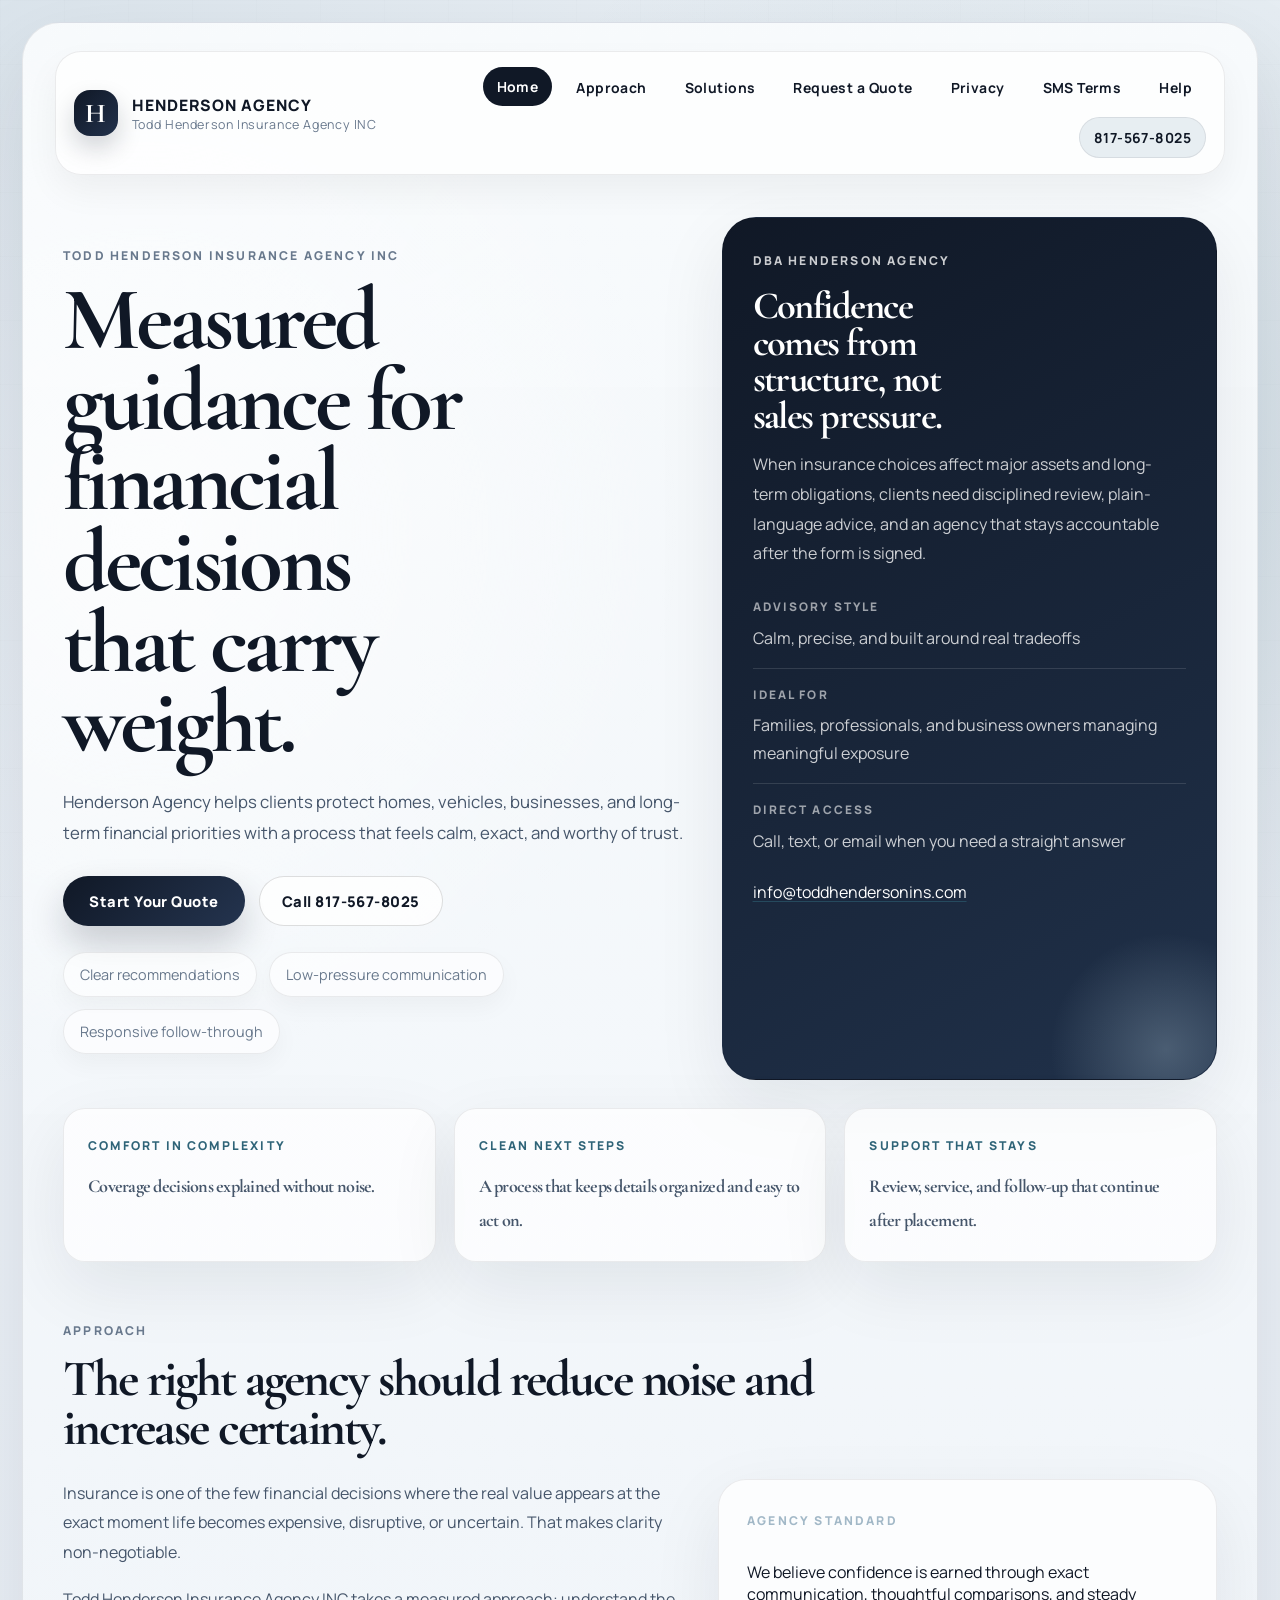
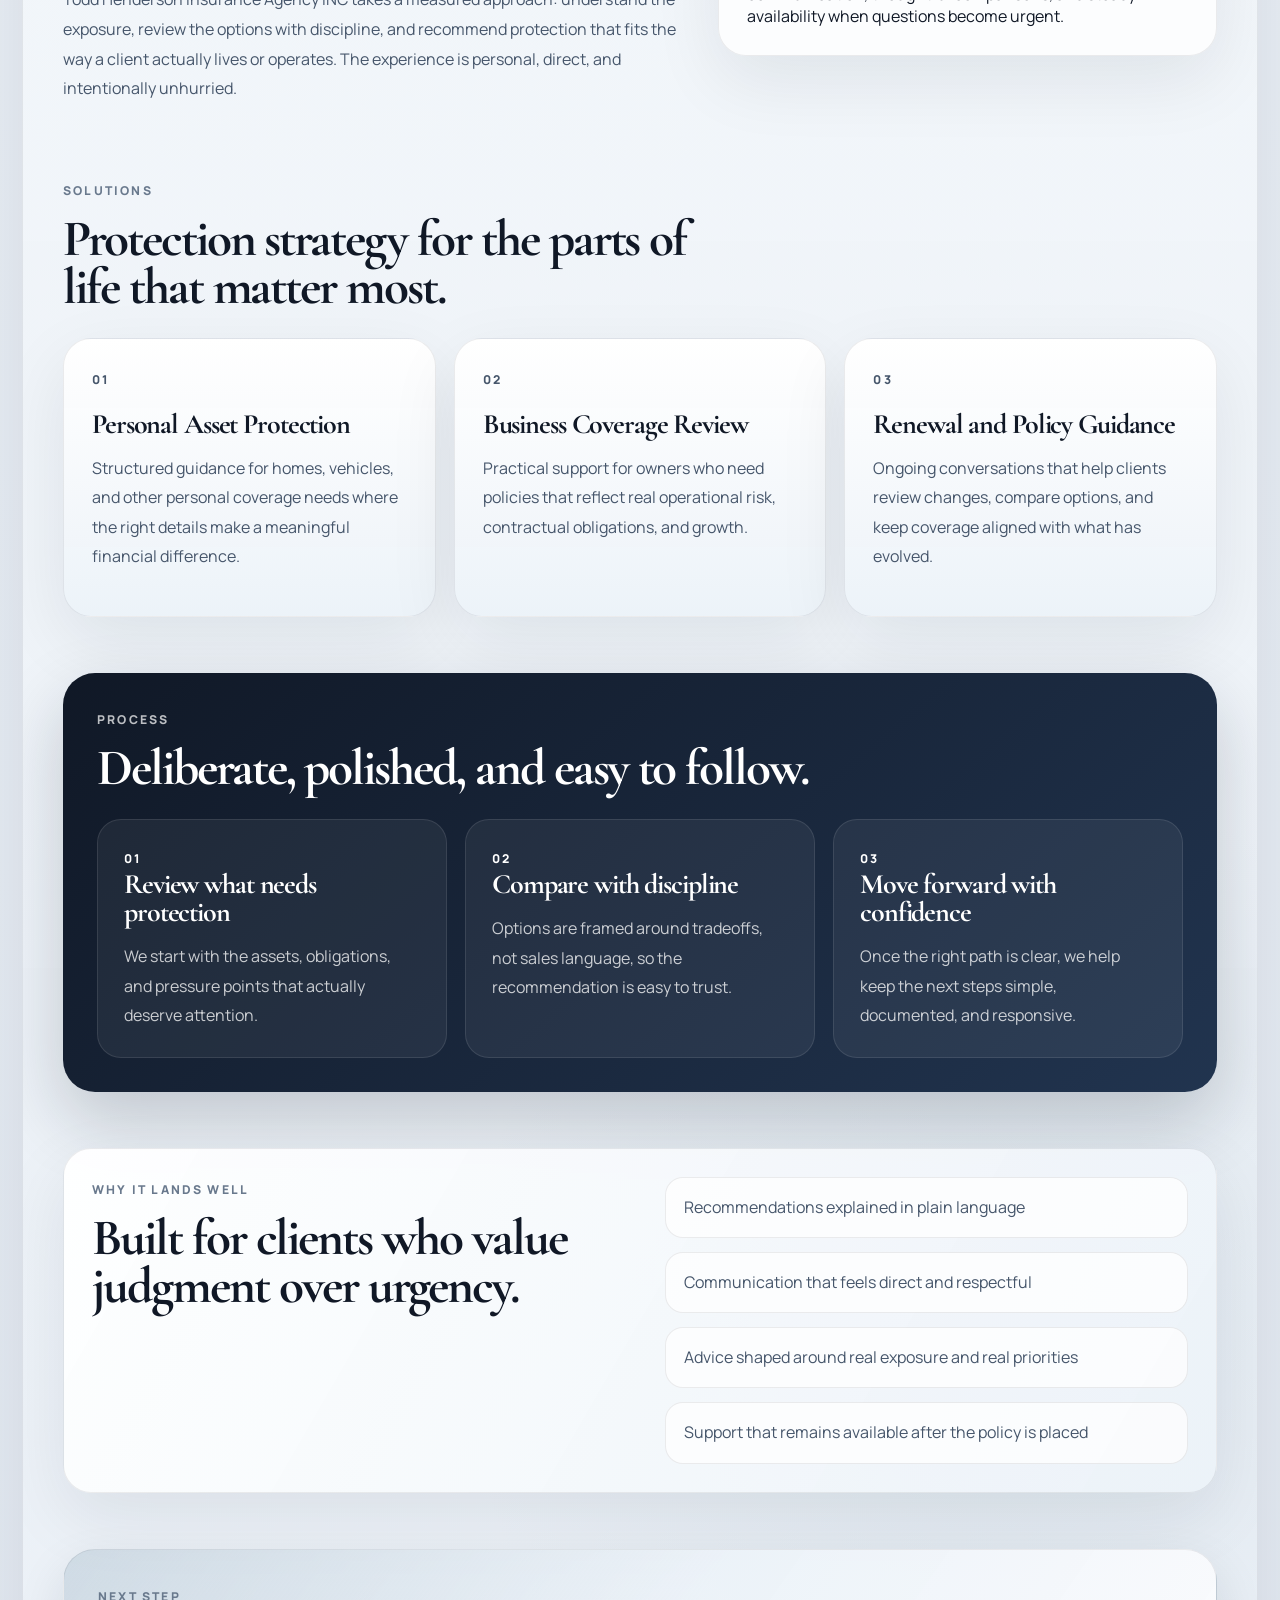
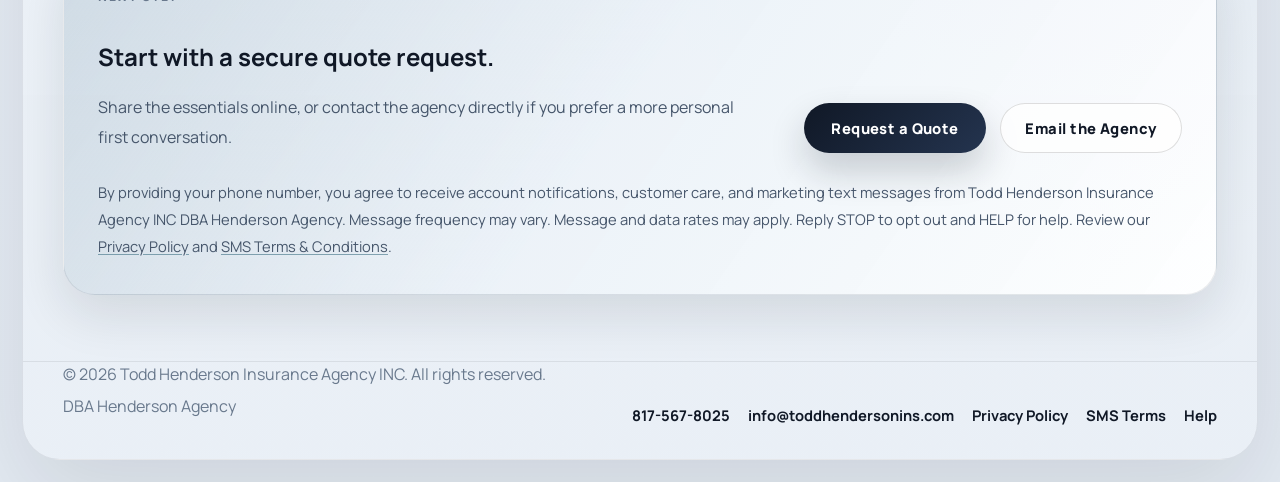
<file: index.html>
<!DOCTYPE html>
<html lang="en">
<head>
  <meta charset="UTF-8" />
  <meta name="viewport" content="width=device-width, initial-scale=1.0" />
  <title>Henderson Agency | Refined Insurance Guidance</title>
  <meta
    name="description"
    content="Todd Henderson Insurance Agency INC DBA Henderson Agency delivers clear, high-trust insurance guidance for major personal and business decisions."
  />
  <link rel="stylesheet" href="styles.css" />
</head>
<body>
  <div class="page-shell">
    <div class="page-frame">
      <header class="site-nav">
        <div class="nav-inner">
          <a class="brand" href="index.html" aria-label="Henderson Agency home">
            <span class="brand-mark">H</span>
            <span class="brand-copy">
              <strong>Henderson Agency</strong>
              <small>Todd Henderson Insurance Agency INC</small>
            </span>
          </a>

          <nav class="nav-links" aria-label="Main navigation">
            <a class="active" href="index.html">Home</a>
            <a href="#approach">Approach</a>
            <a href="#solutions">Solutions</a>
            <a href="quote.html">Request a Quote</a>
            <a href="privacy-policy.html">Privacy</a>
            <a href="sms-terms.html">SMS Terms</a>
            <a href="help.html">Help</a>
            <a class="nav-phone" href="tel:+18175678025">817-567-8025</a>
          </nav>
        </div>
      </header>

      <main>
        <section class="hero">
          <div class="hero-copy">
            <p class="eyebrow">Todd Henderson Insurance Agency INC</p>
            <h1>Measured guidance for financial decisions that carry weight.</h1>
            <p class="hero-lead">
              Henderson Agency helps clients protect homes, vehicles, businesses, and long-term financial priorities with a process
              that feels calm, exact, and worthy of trust.
            </p>

            <div class="hero-actions">
              <a class="button-primary" href="quote.html">Start Your Quote</a>
              <a class="button-secondary" href="tel:+18175678025">Call 817-567-8025</a>
            </div>

            <ul class="hero-points" aria-label="Agency values">
              <li>Clear recommendations</li>
              <li>Low-pressure communication</li>
              <li>Responsive follow-through</li>
            </ul>
          </div>

          <aside class="hero-card" aria-label="Why clients choose Henderson Agency">
            <p class="card-kicker">DBA Henderson Agency</p>
            <h2>Confidence comes from structure, not sales pressure.</h2>
            <p>
              When insurance choices affect major assets and long-term obligations, clients need disciplined review, plain-language advice,
              and an agency that stays accountable after the form is signed.
            </p>

            <ul class="detail-list">
              <li>
                <span>Advisory style</span>
                Calm, precise, and built around real tradeoffs
              </li>
              <li>
                <span>Ideal for</span>
                Families, professionals, and business owners managing meaningful exposure
              </li>
              <li>
                <span>Direct access</span>
                Call, text, or email when you need a straight answer
              </li>
            </ul>

            <div class="card-contact">
              <a href="mailto:info@toddhendersonins.com">info@toddhendersonins.com</a>
            </div>
          </aside>
        </section>

        <section class="confidence-strip" aria-label="Trust signals">
          <div class="confidence-grid">
            <article class="confidence-item">
              <p class="confidence-label">Comfort in complexity</p>
              <h3>Coverage decisions explained without noise.</h3>
            </article>
            <article class="confidence-item">
              <p class="confidence-label">Clean next steps</p>
              <h3>A process that keeps details organized and easy to act on.</h3>
            </article>
            <article class="confidence-item">
              <p class="confidence-label">Support that stays</p>
              <h3>Review, service, and follow-up that continue after placement.</h3>
            </article>
          </div>
        </section>

        <section id="approach" class="section-shell">
          <div class="section-heading">
            <p class="eyebrow">Approach</p>
            <h2>The right agency should reduce noise and increase certainty.</h2>
          </div>

          <div class="split-layout">
            <div class="body-copy">
              <p>
                Insurance is one of the few financial decisions where the real value appears at the exact moment life becomes expensive,
                disruptive, or uncertain. That makes clarity non-negotiable.
              </p>
              <p>
                Todd Henderson Insurance Agency INC takes a measured approach: understand the exposure, review the options with discipline,
                and recommend protection that fits the way a client actually lives or operates. The experience is personal, direct, and
                intentionally unhurried.
              </p>
            </div>

            <aside class="statement-card">
              <p class="card-kicker">Agency standard</p>
              <p>
                We believe confidence is earned through exact communication, thoughtful comparisons, and steady availability when questions
                become urgent.
              </p>
            </aside>
          </div>
        </section>

        <section id="solutions" class="section-shell">
          <div class="section-heading section-heading-tight">
            <p class="eyebrow">Solutions</p>
            <h2>Protection strategy for the parts of life that matter most.</h2>
          </div>

          <div class="services-grid">
            <article class="service-card">
              <p class="service-index">01</p>
              <h3>Personal Asset Protection</h3>
              <p>
                Structured guidance for homes, vehicles, and other personal coverage needs where the right details make a meaningful
                financial difference.
              </p>
            </article>

            <article class="service-card">
              <p class="service-index">02</p>
              <h3>Business Coverage Review</h3>
              <p>
                Practical support for owners who need policies that reflect real operational risk, contractual obligations, and growth.
              </p>
            </article>

            <article class="service-card">
              <p class="service-index">03</p>
              <h3>Renewal and Policy Guidance</h3>
              <p>
                Ongoing conversations that help clients review changes, compare options, and keep coverage aligned with what has evolved.
              </p>
            </article>
          </div>
        </section>

        <section class="process-section" aria-label="Agency process">
          <div class="process-wrap">
            <div class="section-heading section-heading-on-dark">
              <p class="eyebrow eyebrow-dark">Process</p>
              <h2>Deliberate, polished, and easy to follow.</h2>
            </div>

            <div class="process-grid">
              <article class="process-step">
                <p class="step-number">01</p>
                <h3>Review what needs protection</h3>
                <p>We start with the assets, obligations, and pressure points that actually deserve attention.</p>
              </article>

              <article class="process-step">
                <p class="step-number">02</p>
                <h3>Compare with discipline</h3>
                <p>Options are framed around tradeoffs, not sales language, so the recommendation is easy to trust.</p>
              </article>

              <article class="process-step">
                <p class="step-number">03</p>
                <h3>Move forward with confidence</h3>
                <p>Once the right path is clear, we help keep the next steps simple, documented, and responsive.</p>
              </article>
            </div>
          </div>
        </section>

        <section class="section-shell">
          <div class="signature-panel">
            <div>
              <p class="eyebrow">Why it lands well</p>
              <h2>Built for clients who value judgment over urgency.</h2>
            </div>

            <div class="signature-list" aria-label="Client experience highlights">
              <p>Recommendations explained in plain language</p>
              <p>Communication that feels direct and respectful</p>
              <p>Advice shaped around real exposure and real priorities</p>
              <p>Support that remains available after the policy is placed</p>
            </div>
          </div>
        </section>

        <section class="cta-section">
          <div class="cta-panel">
            <div>
              <p class="eyebrow">Next step</p>
              <h2>Start with a secure quote request.</h2>
              <p class="cta-copy">
                Share the essentials online, or contact the agency directly if you prefer a more personal first conversation.
              </p>
            </div>

            <div class="hero-actions cta-actions">
              <a class="button-primary" href="quote.html">Request a Quote</a>
              <a class="button-secondary" href="mailto:info@toddhendersonins.com">Email the Agency</a>
            </div>

            <p class="cta-note">
              By providing your phone number, you agree to receive account notifications, customer care, and marketing text messages from
              Todd Henderson Insurance Agency INC DBA Henderson Agency. Message frequency may vary. Message and data rates may apply.
              Reply STOP to opt out and HELP for help. Review our <a href="privacy-policy.html">Privacy Policy</a> and
              <a href="sms-terms.html">SMS Terms &amp; Conditions</a>.
            </p>
          </div>
        </section>
      </main>

      <footer class="site-footer">
        <div>
          <p>© <span id="year"></span> Todd Henderson Insurance Agency INC. All rights reserved.</p>
          <p>DBA Henderson Agency</p>
        </div>
        <div class="footer-links">
          <a href="tel:+18175678025">817-567-8025</a>
          <a href="mailto:info@toddhendersonins.com">info@toddhendersonins.com</a>
          <a href="privacy-policy.html">Privacy Policy</a>
          <a href="sms-terms.html">SMS Terms</a>
          <a href="help.html">Help</a>
        </div>
      </footer>
    </div>
  </div>

  <script>
    document.getElementById("year").textContent = new Date().getFullYear();
  </script>
</body>
</html>
</file>
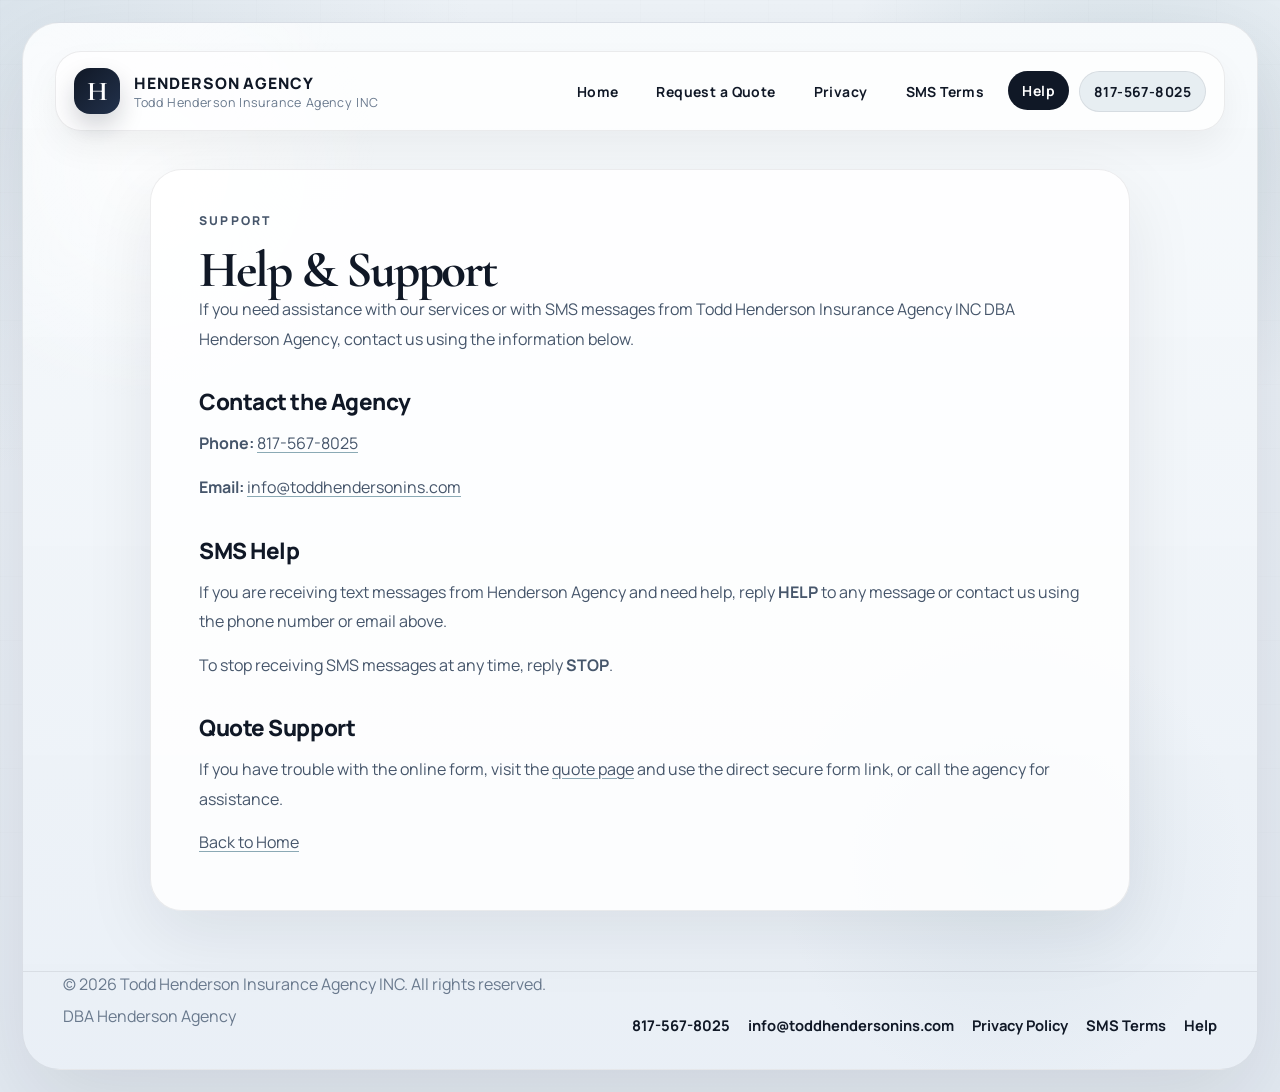
<file: help.html>
<!DOCTYPE html>
<html lang="en">
<head>
  <meta charset="UTF-8" />
  <meta name="viewport" content="width=device-width, initial-scale=1.0" />
  <title>Help | Henderson Agency</title>
  <meta
    name="description"
    content="Help and support information for Todd Henderson Insurance Agency INC DBA Henderson Agency."
  />
  <link rel="stylesheet" href="styles.css" />
</head>
<body>
  <div class="page-shell">
    <div class="page-frame">
      <header class="site-nav">
        <div class="nav-inner">
          <a class="brand" href="index.html" aria-label="Henderson Agency home">
            <span class="brand-mark">H</span>
            <span class="brand-copy">
              <strong>Henderson Agency</strong>
              <small>Todd Henderson Insurance Agency INC</small>
            </span>
          </a>

          <nav class="nav-links" aria-label="Main navigation">
            <a href="index.html">Home</a>
            <a href="quote.html">Request a Quote</a>
            <a href="privacy-policy.html">Privacy</a>
            <a href="sms-terms.html">SMS Terms</a>
            <a class="active" href="help.html">Help</a>
            <a class="nav-phone" href="tel:+18175678025">817-567-8025</a>
          </nav>
        </div>
      </header>

      <main class="legal-main">
        <section class="legal-card">
          <p class="eyebrow">Support</p>
          <h1>Help &amp; Support</h1>
          <p>
            If you need assistance with our services or with SMS messages from Todd Henderson Insurance Agency INC DBA Henderson Agency,
            contact us using the information below.
          </p>

          <h2>Contact the Agency</h2>
          <p><strong>Phone:</strong> <a href="tel:+18175678025">817-567-8025</a></p>
          <p><strong>Email:</strong> <a href="mailto:info@toddhendersonins.com">info@toddhendersonins.com</a></p>

          <h2>SMS Help</h2>
          <p>
            If you are receiving text messages from Henderson Agency and need help, reply <strong>HELP</strong> to any message or contact
            us using the phone number or email above.
          </p>
          <p>To stop receiving SMS messages at any time, reply <strong>STOP</strong>.</p>

          <h2>Quote Support</h2>
          <p>
            If you have trouble with the online form, visit the <a href="quote.html">quote page</a> and use the direct secure form link,
            or call the agency for assistance.
          </p>

          <p class="legal-back-link"><a href="index.html">Back to Home</a></p>
        </section>
      </main>

      <footer class="site-footer">
        <div>
          <p>© <span id="year"></span> Todd Henderson Insurance Agency INC. All rights reserved.</p>
          <p>DBA Henderson Agency</p>
        </div>
        <div class="footer-links">
          <a href="tel:+18175678025">817-567-8025</a>
          <a href="mailto:info@toddhendersonins.com">info@toddhendersonins.com</a>
          <a href="privacy-policy.html">Privacy Policy</a>
          <a href="sms-terms.html">SMS Terms</a>
          <a href="help.html">Help</a>
        </div>
      </footer>
    </div>
  </div>

  <script>
    document.getElementById("year").textContent = new Date().getFullYear();
  </script>
</body>
</html>
</file>
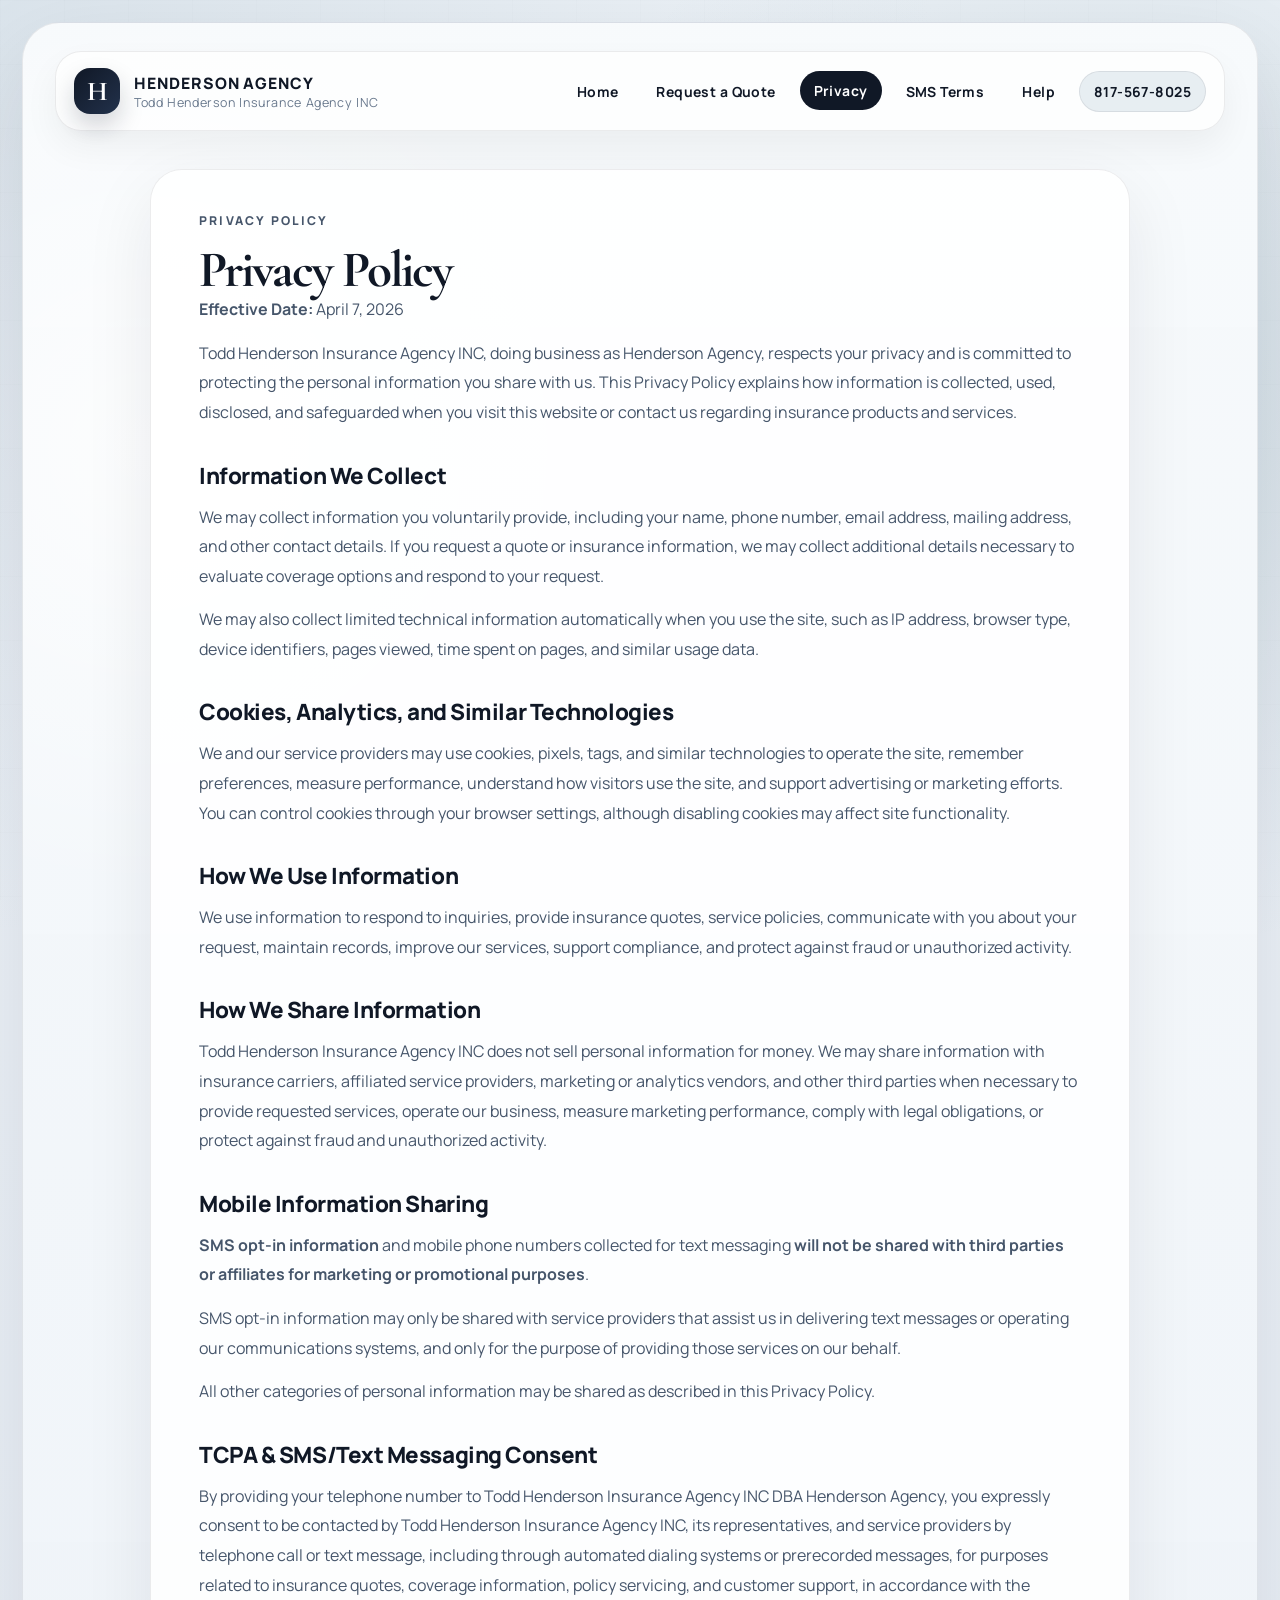
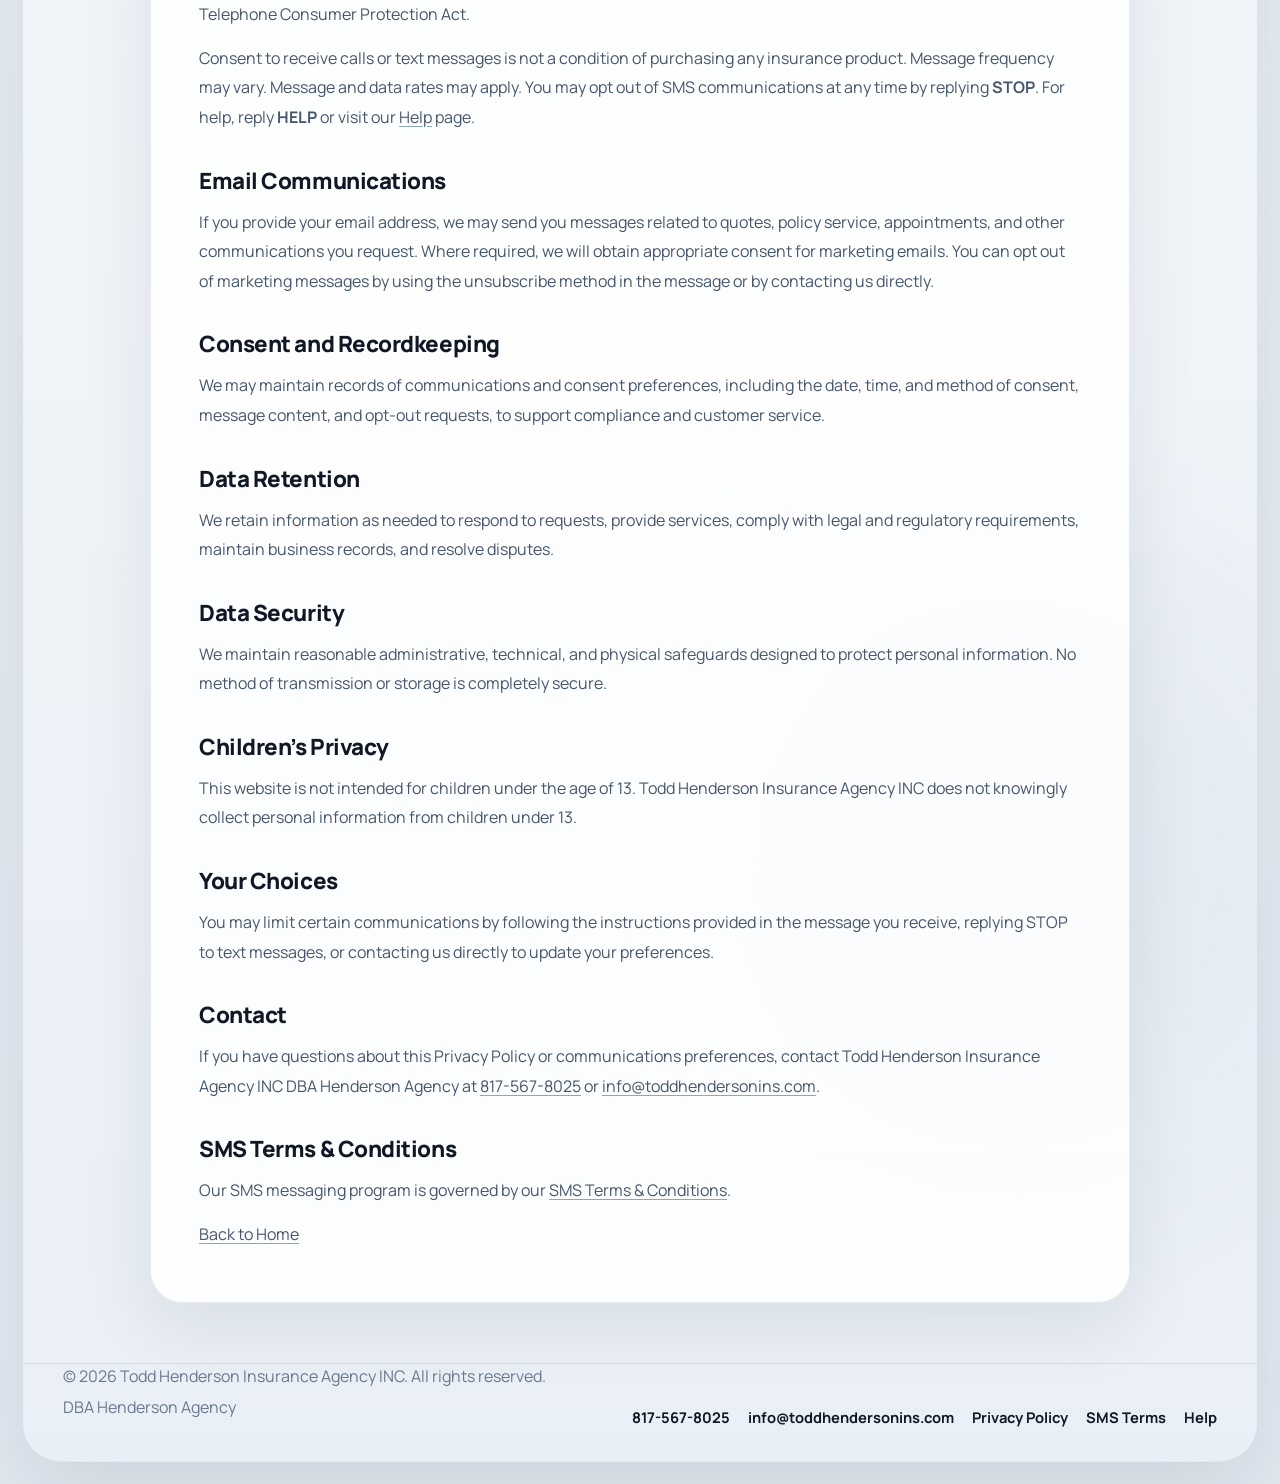
<file: privacy-policy.html>
<!DOCTYPE html>
<html lang="en">
<head>
  <meta charset="UTF-8" />
  <meta name="viewport" content="width=device-width, initial-scale=1.0" />
  <title>Privacy Policy | Henderson Agency</title>
  <meta
    name="description"
    content="Privacy Policy and TCPA/SMS consent notice for Todd Henderson Insurance Agency INC DBA Henderson Agency."
  />
  <link rel="stylesheet" href="styles.css" />
</head>
<body>
  <div class="page-shell">
    <div class="page-frame">
      <header class="site-nav">
        <div class="nav-inner">
          <a class="brand" href="index.html" aria-label="Henderson Agency home">
            <span class="brand-mark">H</span>
            <span class="brand-copy">
              <strong>Henderson Agency</strong>
              <small>Todd Henderson Insurance Agency INC</small>
            </span>
          </a>

          <nav class="nav-links" aria-label="Main navigation">
            <a href="index.html">Home</a>
            <a href="quote.html">Request a Quote</a>
            <a class="active" href="privacy-policy.html">Privacy</a>
            <a href="sms-terms.html">SMS Terms</a>
            <a href="help.html">Help</a>
            <a class="nav-phone" href="tel:+18175678025">817-567-8025</a>
          </nav>
        </div>
      </header>

      <main class="legal-main">
        <section class="legal-card">
          <p class="eyebrow">Privacy policy</p>
          <h1>Privacy Policy</h1>
          <p><strong>Effective Date:</strong> April 7, 2026</p>

          <p>
            Todd Henderson Insurance Agency INC, doing business as Henderson Agency, respects your privacy and is committed to protecting
            the personal information you share with us. This Privacy Policy explains how information is collected, used, disclosed, and
            safeguarded when you visit this website or contact us regarding insurance products and services.
          </p>

          <h2>Information We Collect</h2>
          <p>
            We may collect information you voluntarily provide, including your name, phone number, email address, mailing address, and
            other contact details. If you request a quote or insurance information, we may collect additional details necessary to evaluate
            coverage options and respond to your request.
          </p>
          <p>
            We may also collect limited technical information automatically when you use the site, such as IP address, browser type, device
            identifiers, pages viewed, time spent on pages, and similar usage data.
          </p>

          <h2>Cookies, Analytics, and Similar Technologies</h2>
          <p>
            We and our service providers may use cookies, pixels, tags, and similar technologies to operate the site, remember preferences,
            measure performance, understand how visitors use the site, and support advertising or marketing efforts. You can control cookies
            through your browser settings, although disabling cookies may affect site functionality.
          </p>

          <h2>How We Use Information</h2>
          <p>
            We use information to respond to inquiries, provide insurance quotes, service policies, communicate with you about your request,
            maintain records, improve our services, support compliance, and protect against fraud or unauthorized activity.
          </p>

          <h2>How We Share Information</h2>
          <p>
            Todd Henderson Insurance Agency INC does not sell personal information for money. We may share information with insurance
            carriers, affiliated service providers, marketing or analytics vendors, and other third parties when necessary to provide
            requested services, operate our business, measure marketing performance, comply with legal obligations, or protect against fraud
            and unauthorized activity.
          </p>

          <h2>Mobile Information Sharing</h2>
          <p>
            <strong>SMS opt-in information</strong> and mobile phone numbers collected for text messaging
            <strong>will not be shared with third parties or affiliates for marketing or promotional purposes</strong>.
          </p>
          <p>
            SMS opt-in information may only be shared with service providers that assist us in delivering text messages or operating our
            communications systems, and only for the purpose of providing those services on our behalf.
          </p>
          <p>All other categories of personal information may be shared as described in this Privacy Policy.</p>

          <h2>TCPA &amp; SMS/Text Messaging Consent</h2>
          <p>
            By providing your telephone number to Todd Henderson Insurance Agency INC DBA Henderson Agency, you expressly consent to be
            contacted by Todd Henderson Insurance Agency INC, its representatives, and service providers by telephone call or text message,
            including through automated dialing systems or prerecorded messages, for purposes related to insurance quotes, coverage
            information, policy servicing, and customer support, in accordance with the Telephone Consumer Protection Act.
          </p>
          <p>
            Consent to receive calls or text messages is not a condition of purchasing any insurance product. Message frequency may vary.
            Message and data rates may apply. You may opt out of SMS communications at any time by replying <strong>STOP</strong>. For
            help, reply <strong>HELP</strong> or visit our <a href="help.html">Help</a> page.
          </p>

          <h2>Email Communications</h2>
          <p>
            If you provide your email address, we may send you messages related to quotes, policy service, appointments, and other
            communications you request. Where required, we will obtain appropriate consent for marketing emails. You can opt out of
            marketing messages by using the unsubscribe method in the message or by contacting us directly.
          </p>

          <h2>Consent and Recordkeeping</h2>
          <p>
            We may maintain records of communications and consent preferences, including the date, time, and method of consent, message
            content, and opt-out requests, to support compliance and customer service.
          </p>

          <h2>Data Retention</h2>
          <p>
            We retain information as needed to respond to requests, provide services, comply with legal and regulatory requirements, maintain
            business records, and resolve disputes.
          </p>

          <h2>Data Security</h2>
          <p>
            We maintain reasonable administrative, technical, and physical safeguards designed to protect personal information. No method of
            transmission or storage is completely secure.
          </p>

          <h2>Children&rsquo;s Privacy</h2>
          <p>
            This website is not intended for children under the age of 13. Todd Henderson Insurance Agency INC does not knowingly collect
            personal information from children under 13.
          </p>

          <h2>Your Choices</h2>
          <p>
            You may limit certain communications by following the instructions provided in the message you receive, replying STOP to text
            messages, or contacting us directly to update your preferences.
          </p>

          <h2>Contact</h2>
          <p>
            If you have questions about this Privacy Policy or communications preferences, contact Todd Henderson Insurance Agency INC DBA
            Henderson Agency at <a href="tel:+18175678025">817-567-8025</a> or
            <a href="mailto:info@toddhendersonins.com">info@toddhendersonins.com</a>.
          </p>

          <h2>SMS Terms &amp; Conditions</h2>
          <p>
            Our SMS messaging program is governed by our <a href="sms-terms.html">SMS Terms &amp; Conditions</a>.
          </p>

          <p class="legal-back-link"><a href="index.html">Back to Home</a></p>
        </section>
      </main>

      <footer class="site-footer">
        <div>
          <p>© <span id="year"></span> Todd Henderson Insurance Agency INC. All rights reserved.</p>
          <p>DBA Henderson Agency</p>
        </div>
        <div class="footer-links">
          <a href="tel:+18175678025">817-567-8025</a>
          <a href="mailto:info@toddhendersonins.com">info@toddhendersonins.com</a>
          <a href="privacy-policy.html">Privacy Policy</a>
          <a href="sms-terms.html">SMS Terms</a>
          <a href="help.html">Help</a>
        </div>
      </footer>
    </div>
  </div>

  <script>
    document.getElementById("year").textContent = new Date().getFullYear();
  </script>
</body>
</html>
</file>
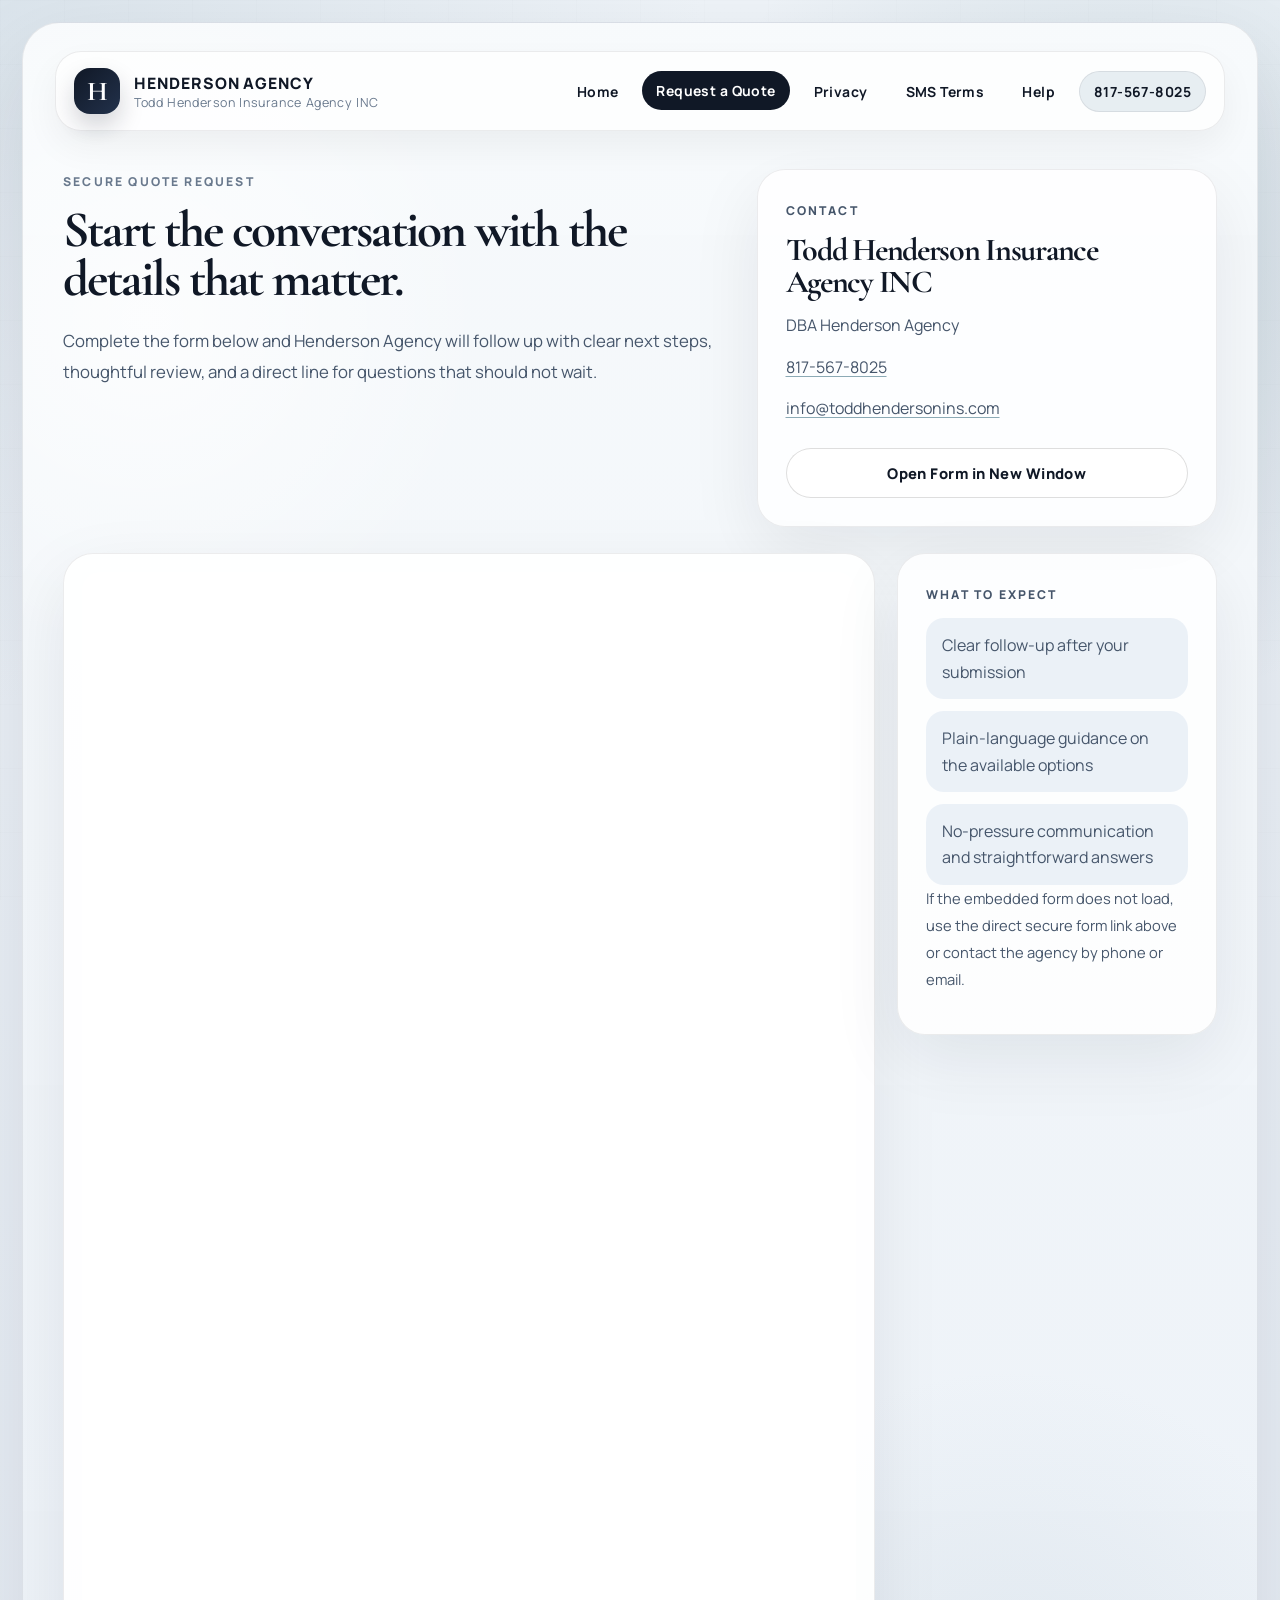
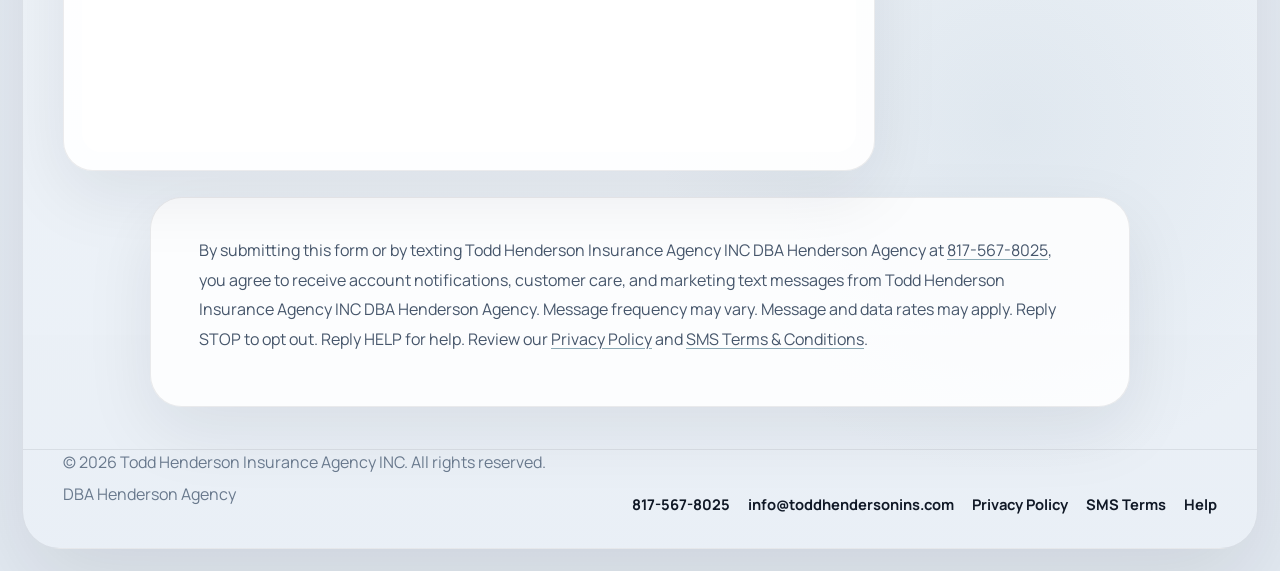
<file: quote.html>
<!DOCTYPE html>
<html lang="en">
<head>
  <meta charset="UTF-8" />
  <meta name="viewport" content="width=device-width, initial-scale=1.0" />
  <title>Request a Quote | Henderson Agency</title>
  <meta
    name="description"
    content="Request a quote from Todd Henderson Insurance Agency INC DBA Henderson Agency."
  />
  <link rel="stylesheet" href="styles.css" />
</head>
<body>
  <div class="page-shell">
    <div class="page-frame">
      <header class="site-nav">
        <div class="nav-inner">
          <a class="brand" href="index.html" aria-label="Henderson Agency home">
            <span class="brand-mark">H</span>
            <span class="brand-copy">
              <strong>Henderson Agency</strong>
              <small>Todd Henderson Insurance Agency INC</small>
            </span>
          </a>

          <nav class="nav-links" aria-label="Main navigation">
            <a href="index.html">Home</a>
            <a class="active" href="quote.html">Request a Quote</a>
            <a href="privacy-policy.html">Privacy</a>
            <a href="sms-terms.html">SMS Terms</a>
            <a href="help.html">Help</a>
            <a class="nav-phone" href="tel:+18175678025">817-567-8025</a>
          </nav>
        </div>
      </header>

      <main class="quote-main">
        <section class="interior-hero">
          <div>
            <p class="eyebrow">Secure quote request</p>
            <h1>Start the conversation with the details that matter.</h1>
            <p class="hero-lead interior-copy">
              Complete the form below and Henderson Agency will follow up with clear next steps, thoughtful review, and a direct line for
              questions that should not wait.
            </p>
          </div>

          <aside class="info-card">
            <p class="card-kicker">Contact</p>
            <h2>Todd Henderson Insurance Agency INC</h2>
            <p>DBA Henderson Agency</p>
            <p><a href="tel:+18175678025">817-567-8025</a></p>
            <p><a href="mailto:info@toddhendersonins.com">info@toddhendersonins.com</a></p>
            <a class="button-secondary card-button" href="https://form.jotform.com/260996592136065" target="_blank" rel="noopener noreferrer">
              Open Form in New Window
            </a>
          </aside>
        </section>

        <section class="quote-layout">
          <div class="quote-form-frame">
            <iframe
              src="https://form.jotform.com/260996592136065"
              title="Henderson Agency Quote Request Form"
              allow="geolocation; microphone; camera"
              frameborder="0"
              scrolling="yes"
            ></iframe>
          </div>

          <aside class="info-card">
            <p class="card-kicker">What to expect</p>
            <ul class="compact-list">
              <li>Clear follow-up after your submission</li>
              <li>Plain-language guidance on the available options</li>
              <li>No-pressure communication and straightforward answers</li>
            </ul>

            <p class="small-note">
              If the embedded form does not load, use the direct secure form link above or contact the agency by phone or email.
            </p>
          </aside>
        </section>

        <section class="quote-disclaimer-section">
          <div class="legal-card quote-card">
            <p class="quote-disclaimer">
              By submitting this form or by texting Todd Henderson Insurance Agency INC DBA Henderson Agency at
              <a href="tel:+18175678025">817-567-8025</a>, you agree to receive account notifications, customer care, and marketing text
              messages from Todd Henderson Insurance Agency INC DBA Henderson Agency. Message frequency may vary. Message and data rates may
              apply. Reply STOP to opt out. Reply HELP for help. Review our <a href="privacy-policy.html">Privacy Policy</a> and
              <a href="sms-terms.html">SMS Terms &amp; Conditions</a>.
            </p>
          </div>
        </section>
      </main>

      <footer class="site-footer">
        <div>
          <p>© <span id="year"></span> Todd Henderson Insurance Agency INC. All rights reserved.</p>
          <p>DBA Henderson Agency</p>
        </div>
        <div class="footer-links">
          <a href="tel:+18175678025">817-567-8025</a>
          <a href="mailto:info@toddhendersonins.com">info@toddhendersonins.com</a>
          <a href="privacy-policy.html">Privacy Policy</a>
          <a href="sms-terms.html">SMS Terms</a>
          <a href="help.html">Help</a>
        </div>
      </footer>
    </div>
  </div>

  <script>
    document.getElementById("year").textContent = new Date().getFullYear();
  </script>
</body>
</html>
</file>
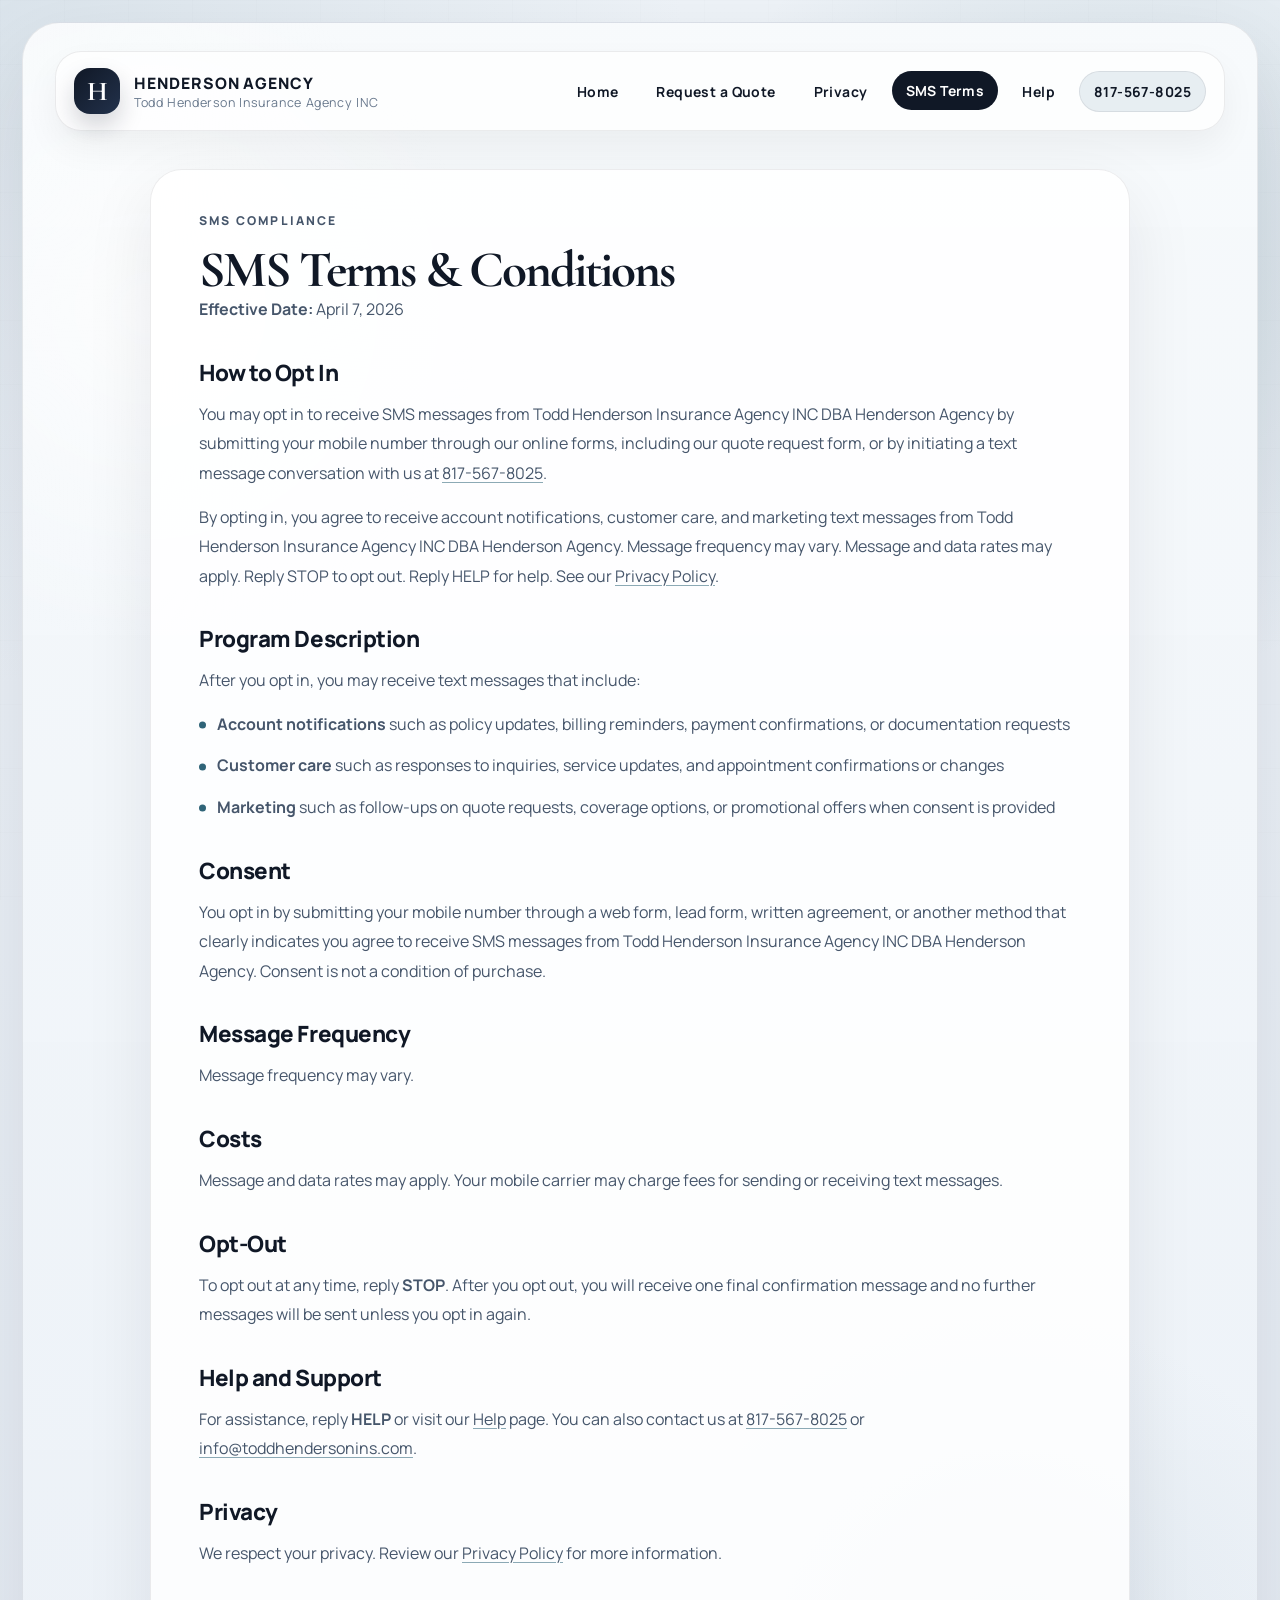
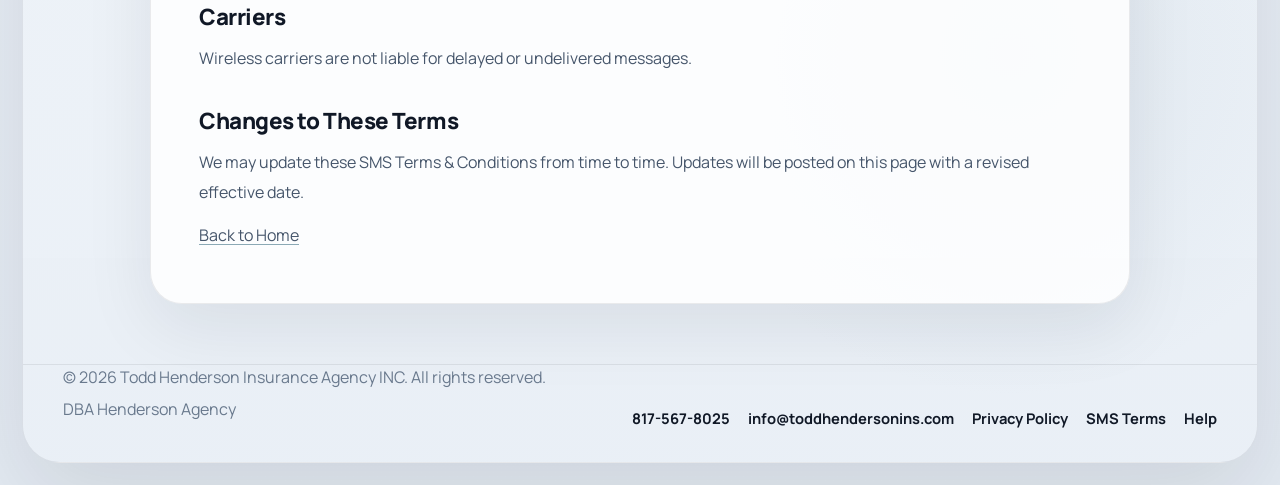
<file: sms-terms.html>
<!DOCTYPE html>
<html lang="en">
<head>
  <meta charset="UTF-8" />
  <meta name="viewport" content="width=device-width, initial-scale=1.0" />
  <title>SMS Terms &amp; Conditions | Henderson Agency</title>
  <meta
    name="description"
    content="SMS Terms and Conditions for Todd Henderson Insurance Agency INC DBA Henderson Agency."
  />
  <link rel="stylesheet" href="styles.css" />
</head>
<body>
  <div class="page-shell">
    <div class="page-frame">
      <header class="site-nav">
        <div class="nav-inner">
          <a class="brand" href="index.html" aria-label="Henderson Agency home">
            <span class="brand-mark">H</span>
            <span class="brand-copy">
              <strong>Henderson Agency</strong>
              <small>Todd Henderson Insurance Agency INC</small>
            </span>
          </a>

          <nav class="nav-links" aria-label="Main navigation">
            <a href="index.html">Home</a>
            <a href="quote.html">Request a Quote</a>
            <a href="privacy-policy.html">Privacy</a>
            <a class="active" href="sms-terms.html">SMS Terms</a>
            <a href="help.html">Help</a>
            <a class="nav-phone" href="tel:+18175678025">817-567-8025</a>
          </nav>
        </div>
      </header>

      <main class="legal-main">
        <section class="legal-card">
          <p class="eyebrow">SMS compliance</p>
          <h1>SMS Terms &amp; Conditions</h1>
          <p><strong>Effective Date:</strong> April 7, 2026</p>

          <h2>How to Opt In</h2>
          <p>
            You may opt in to receive SMS messages from Todd Henderson Insurance Agency INC DBA Henderson Agency by submitting your mobile
            number through our online forms, including our quote request form, or by initiating a text message conversation with us at
            <a href="tel:+18175678025">817-567-8025</a>.
          </p>
          <p>
            By opting in, you agree to receive account notifications, customer care, and marketing text messages from Todd Henderson
            Insurance Agency INC DBA Henderson Agency. Message frequency may vary. Message and data rates may apply. Reply STOP to opt out.
            Reply HELP for help. See our <a href="privacy-policy.html">Privacy Policy</a>.
          </p>

          <h2>Program Description</h2>
          <p>After you opt in, you may receive text messages that include:</p>
          <ul class="legal-list">
            <li><strong>Account notifications</strong> such as policy updates, billing reminders, payment confirmations, or documentation requests</li>
            <li><strong>Customer care</strong> such as responses to inquiries, service updates, and appointment confirmations or changes</li>
            <li><strong>Marketing</strong> such as follow-ups on quote requests, coverage options, or promotional offers when consent is provided</li>
          </ul>

          <h2>Consent</h2>
          <p>
            You opt in by submitting your mobile number through a web form, lead form, written agreement, or another method that clearly
            indicates you agree to receive SMS messages from Todd Henderson Insurance Agency INC DBA Henderson Agency. Consent is not a
            condition of purchase.
          </p>

          <h2>Message Frequency</h2>
          <p>Message frequency may vary.</p>

          <h2>Costs</h2>
          <p>Message and data rates may apply. Your mobile carrier may charge fees for sending or receiving text messages.</p>

          <h2>Opt-Out</h2>
          <p>
            To opt out at any time, reply <strong>STOP</strong>. After you opt out, you will receive one final confirmation message and no
            further messages will be sent unless you opt in again.
          </p>

          <h2>Help and Support</h2>
          <p>
            For assistance, reply <strong>HELP</strong> or visit our <a href="help.html">Help</a> page. You can also contact us at
            <a href="tel:+18175678025">817-567-8025</a> or <a href="mailto:info@toddhendersonins.com">info@toddhendersonins.com</a>.
          </p>

          <h2>Privacy</h2>
          <p>We respect your privacy. Review our <a href="privacy-policy.html">Privacy Policy</a> for more information.</p>

          <h2>Carriers</h2>
          <p>Wireless carriers are not liable for delayed or undelivered messages.</p>

          <h2>Changes to These Terms</h2>
          <p>
            We may update these SMS Terms &amp; Conditions from time to time. Updates will be posted on this page with a revised effective
            date.
          </p>

          <p class="legal-back-link"><a href="index.html">Back to Home</a></p>
        </section>
      </main>

      <footer class="site-footer">
        <div>
          <p>© <span id="year"></span> Todd Henderson Insurance Agency INC. All rights reserved.</p>
          <p>DBA Henderson Agency</p>
        </div>
        <div class="footer-links">
          <a href="tel:+18175678025">817-567-8025</a>
          <a href="mailto:info@toddhendersonins.com">info@toddhendersonins.com</a>
          <a href="privacy-policy.html">Privacy Policy</a>
          <a href="sms-terms.html">SMS Terms</a>
          <a href="help.html">Help</a>
        </div>
      </footer>
    </div>
  </div>

  <script>
    document.getElementById("year").textContent = new Date().getFullYear();
  </script>
</body>
</html>
</file>
<file: styles.css>
@import url('https://fonts.googleapis.com/css2?family=Cormorant+Garamond:wght@500;600;700&family=Manrope:wght@400;500;600;700;800&display=swap');

:root {
  --mist: #e9eff6;
  --porcelain: #f7fafc;
  --white: #ffffff;
  --accent: #9db4c4;
  --accent-strong: #2f6478;
  --ink: #101826;
  --ink-soft: #46566b;
  --stone: #69798d;
  --line: rgba(16, 24, 38, 0.1);
  --line-strong: rgba(16, 24, 38, 0.18);
  --panel: rgba(255, 255, 255, 0.7);
  --shadow-soft: 0 24px 70px rgba(16, 24, 38, 0.08);
  --shadow-card: 0 20px 50px rgba(16, 24, 38, 0.11);
  --radius-xl: 34px;
  --radius-lg: 28px;
  --radius-md: 22px;
}

* {
  box-sizing: border-box;
}

html {
  scroll-behavior: smooth;
}

body {
  margin: 0;
  min-width: 320px;
  color: var(--ink);
  font-family: 'Manrope', sans-serif;
  background:
    radial-gradient(circle at top left, rgba(157, 180, 196, 0.24), transparent 28%),
    radial-gradient(circle at 88% 12%, rgba(47, 100, 120, 0.14), transparent 20%),
    linear-gradient(180deg, #eef3f8 0%, #e3eaf2 100%);
}

body::before {
  content: '';
  position: fixed;
  inset: 0;
  pointer-events: none;
  opacity: 0.34;
  background-image:
    linear-gradient(rgba(16, 24, 38, 0.03) 1px, transparent 1px),
    linear-gradient(90deg, rgba(16, 24, 38, 0.03) 1px, transparent 1px);
  background-size: 64px 64px;
}

a {
  color: inherit;
}

.page-shell {
  padding: 22px;
}

.page-frame {
  position: relative;
  max-width: 1340px;
  margin: 0 auto;
  overflow: hidden;
  border: 1px solid rgba(21, 23, 27, 0.08);
  border-radius: 38px;
  background:
    linear-gradient(180deg, rgba(247, 250, 252, 0.96), rgba(233, 239, 246, 0.98)),
    var(--white);
  box-shadow: 0 35px 90px rgba(21, 23, 27, 0.1);
}

.page-frame::before {
  content: '';
  position: absolute;
  inset: 0;
  pointer-events: none;
  background:
    radial-gradient(circle at 10% 14%, rgba(255, 255, 255, 0.7), transparent 16%),
    radial-gradient(circle at 80% 80%, rgba(157, 180, 196, 0.16), transparent 18%);
}

.site-nav,
.hero,
.confidence-strip,
.section-shell,
.process-section,
.cta-section,
.quote-main,
.legal-main,
.site-footer {
  position: relative;
  z-index: 1;
  animation: fade-up 0.7s ease both;
}

.site-nav {
  padding: 28px 32px 0;
}

.nav-inner {
  display: flex;
  align-items: center;
  justify-content: space-between;
  gap: 20px;
  padding: 16px 18px;
  border: 1px solid rgba(21, 23, 27, 0.08);
  border-radius: 26px;
  background: rgba(255, 255, 255, 0.72);
  backdrop-filter: blur(16px);
  box-shadow: 0 16px 35px rgba(21, 23, 27, 0.05);
}

.brand {
  display: inline-flex;
  align-items: center;
  gap: 14px;
  text-decoration: none;
  min-width: 0;
}

.brand-mark {
  display: inline-flex;
  align-items: center;
  justify-content: center;
  width: 46px;
  height: 46px;
  border-radius: 16px;
  background: linear-gradient(135deg, var(--ink), #22314b);
  color: var(--white);
  font-family: 'Cormorant Garamond', serif;
  font-size: 1.7rem;
  font-weight: 700;
  box-shadow: 0 12px 24px rgba(16, 24, 38, 0.18);
}

.brand-copy {
  display: flex;
  flex-direction: column;
  min-width: 0;
}

.brand-copy strong,
.brand-copy small {
  white-space: nowrap;
}

.brand-copy strong {
  font-size: 0.98rem;
  font-weight: 800;
  letter-spacing: 0.06em;
  text-transform: uppercase;
}

.brand-copy small {
  font-size: 0.78rem;
  color: var(--stone);
  letter-spacing: 0.05em;
}

.nav-links {
  display: flex;
  flex-wrap: wrap;
  align-items: center;
  justify-content: flex-end;
  gap: 10px;
}

.nav-links a {
  padding: 10px 14px;
  border-radius: 999px;
  text-decoration: none;
  font-size: 0.87rem;
  font-weight: 700;
  letter-spacing: 0.03em;
  transition: transform 0.2s ease, background-color 0.2s ease, color 0.2s ease, box-shadow 0.2s ease;
}

.nav-links a:hover,
.nav-links a.active {
  background: var(--ink);
  color: var(--white);
  transform: translateY(-1px);
}

.nav-links .nav-phone {
  border: 1px solid rgba(21, 23, 27, 0.08);
  background: rgba(157, 180, 196, 0.22);
  color: var(--ink);
}

.nav-links .nav-phone:hover {
  background: var(--accent-strong);
  color: var(--white);
  border-color: transparent;
}

.hero,
.section-shell,
.cta-section,
.quote-main,
.legal-main {
  padding-left: 40px;
  padding-right: 40px;
}

.hero {
  padding-top: 42px;
  padding-bottom: 28px;
  display: grid;
  grid-template-columns: minmax(0, 1.12fr) minmax(320px, 0.88fr);
  gap: 28px;
  align-items: stretch;
}

.hero-copy {
  padding: 26px 8px 26px 0;
}

.eyebrow,
.card-kicker,
.confidence-label,
.service-index,
.step-number {
  display: inline-flex;
  align-items: center;
  gap: 8px;
  margin: 0 0 16px;
  font-size: 0.76rem;
  font-weight: 800;
  letter-spacing: 0.18em;
  text-transform: uppercase;
}

.eyebrow {
  color: var(--stone);
}

.eyebrow-dark {
  color: rgba(255, 255, 255, 0.72);
}

.hero h1,
.interior-hero h1,
.legal-card h1,
.section-heading h2,
.hero-card h2,
.service-card h3,
.process-step h3,
.info-card h2,
.confidence-item h3,
.signature-panel h2 {
  margin: 0;
  font-family: 'Cormorant Garamond', serif;
  letter-spacing: -0.04em;
}

.hero h1 {
  max-width: 10ch;
  font-size: clamp(3.5rem, 7vw, 6.15rem);
  line-height: 0.9;
}

.hero-lead,
.body-copy p,
.hero-card p,
.service-card p,
.process-step p,
.confidence-item h3,
.cta-copy,
.cta-note,
.legal-card p,
.legal-card li,
.info-card p,
.small-note {
  color: var(--ink-soft);
  line-height: 1.85;
}

.hero-lead {
  max-width: 650px;
  margin: 22px 0 0;
  font-size: 1.05rem;
}

.hero-actions {
  display: flex;
  flex-wrap: wrap;
  gap: 14px;
  margin-top: 28px;
}

.button-primary,
.button-secondary {
  display: inline-flex;
  align-items: center;
  justify-content: center;
  min-width: 182px;
  padding: 14px 22px;
  border-radius: 999px;
  text-decoration: none;
  font-size: 0.92rem;
  font-weight: 800;
  letter-spacing: 0.03em;
  transition: transform 0.22s ease, box-shadow 0.22s ease, background-color 0.22s ease, color 0.22s ease, border-color 0.22s ease;
}

.button-primary {
  background: linear-gradient(135deg, var(--ink), #24344f);
  color: var(--white);
  box-shadow: 0 18px 36px rgba(16, 24, 38, 0.2);
}

.button-secondary {
  color: var(--ink);
  border: 1px solid rgba(21, 23, 27, 0.14);
  background: rgba(255, 255, 255, 0.74);
}

.button-primary:hover,
.button-secondary:hover,
.card-button:hover {
  transform: translateY(-2px);
}

.hero-points,
.detail-list,
.compact-list,
.legal-list {
  margin: 0;
  padding: 0;
  list-style: none;
}

.hero-points {
  display: flex;
  flex-wrap: wrap;
  gap: 12px;
  margin-top: 26px;
}

.hero-points li {
  padding: 12px 16px;
  border: 1px solid rgba(21, 23, 27, 0.08);
  border-radius: 999px;
  background: rgba(255, 255, 255, 0.62);
  font-size: 0.9rem;
  color: var(--stone);
  box-shadow: 0 10px 24px rgba(21, 23, 27, 0.04);
}

.hero-card,
.statement-card,
.service-card,
.confidence-item,
.info-card,
.legal-card,
.quote-form-frame,
.signature-panel {
  border: 1px solid rgba(21, 23, 27, 0.08);
  box-shadow: var(--shadow-soft);
}

.hero-card {
  position: relative;
  overflow: hidden;
  padding: 30px;
  border-radius: var(--radius-xl);
  background: linear-gradient(150deg, #101826 0%, #20314a 100%);
  color: var(--white);
}

.hero-card::before {
  content: '';
  position: absolute;
  width: 240px;
  height: 240px;
  right: -70px;
  bottom: -90px;
  border-radius: 50%;
  background: radial-gradient(circle, rgba(157, 180, 196, 0.34), transparent 68%);
}

.hero-card h2 {
  max-width: 12ch;
  font-size: clamp(2rem, 3vw, 3rem);
  line-height: 0.95;
  color: var(--white);
}

.hero-card p,
.hero-card li {
  color: rgba(255, 255, 255, 0.78);
}

.card-kicker {
  color: rgba(157, 180, 196, 0.95);
}

.detail-list {
  display: grid;
  gap: 16px;
  margin-top: 28px;
}

.detail-list li {
  padding-bottom: 16px;
  border-bottom: 1px solid rgba(255, 255, 255, 0.12);
  line-height: 1.75;
}

.detail-list li:last-child {
  border-bottom: 0;
  padding-bottom: 0;
}

.detail-list span {
  display: block;
  margin-bottom: 6px;
  color: rgba(255, 255, 255, 0.58);
  font-size: 0.74rem;
  font-weight: 800;
  letter-spacing: 0.18em;
  text-transform: uppercase;
}

.card-contact {
  margin-top: 26px;
}

.card-contact a {
  color: var(--white);
  text-decoration-color: rgba(157, 180, 196, 0.7);
}

.confidence-strip {
  padding: 0 40px 56px;
}

.confidence-grid,
.services-grid,
.process-grid {
  display: grid;
  gap: 18px;
}

.confidence-grid,
.services-grid,
.process-grid {
  grid-template-columns: repeat(3, minmax(0, 1fr));
}

.confidence-item {
  padding: 24px;
  border-radius: var(--radius-md);
  background: rgba(255, 255, 255, 0.7);
}

.confidence-label,
.service-index {
  color: var(--accent-strong);
}

.confidence-item h3 {
  font-size: 1.14rem;
  font-weight: 700;
}

.section-shell {
  padding-bottom: 56px;
}

.section-shell-tight {
  padding-bottom: 0;
}

.section-heading {
  max-width: 760px;
  margin-bottom: 26px;
}

.section-heading h2,
.signature-panel h2,
.legal-card h1,
.interior-hero h1 {
  font-size: clamp(2.5rem, 4vw, 4.25rem);
  line-height: 0.95;
}

.section-heading-tight {
  max-width: 660px;
}

.split-layout {
  display: grid;
  grid-template-columns: minmax(0, 1.12fr) minmax(280px, 0.88fr);
  gap: 20px;
  align-items: start;
}

.body-copy p {
  margin: 0 0 18px;
}

.statement-card,
.signature-panel {
  padding: 28px;
  border-radius: var(--radius-lg);
  background: rgba(255, 255, 255, 0.78);
}

.statement-card p:last-child {
  margin-bottom: 0;
}

.services-grid {
  margin-top: 8px;
}

.service-card {
  padding: 28px;
  border-radius: var(--radius-lg);
  background: linear-gradient(180deg, rgba(255, 255, 255, 0.95), rgba(236, 242, 248, 0.94));
}

.service-index,
.step-number {
  margin-bottom: 18px;
}

.service-card h3,
.process-step h3 {
  font-size: 1.75rem;
  line-height: 1;
  margin-bottom: 14px;
}

.process-section {
  padding: 0 40px 56px;
}

.process-wrap {
  padding: 34px;
  border-radius: 32px;
  background: linear-gradient(140deg, #101826 0%, #21344f 100%);
  box-shadow: 0 28px 70px rgba(16, 24, 38, 0.2);
}

.section-heading-on-dark h2,
.process-step h3,
.process-step p,
.process-step .step-number {
  color: var(--white);
}

.process-step {
  padding: 26px;
  border-radius: 24px;
  background: rgba(255, 255, 255, 0.06);
  border: 1px solid rgba(255, 255, 255, 0.1);
}

.process-step p {
  margin-bottom: 0;
  color: rgba(255, 255, 255, 0.76);
}

.signature-panel {
  display: grid;
  grid-template-columns: minmax(0, 1fr) minmax(320px, 0.96fr);
  gap: 28px;
  align-items: start;
  background:
    linear-gradient(120deg, rgba(255, 255, 255, 0.94), rgba(236, 242, 248, 0.96));
}

.signature-list {
  display: grid;
  gap: 14px;
}

.signature-list p {
  margin: 0;
  padding: 16px 18px;
  border-radius: 18px;
  border: 1px solid rgba(21, 23, 27, 0.08);
  background: rgba(255, 255, 255, 0.74);
  color: var(--ink-soft);
  line-height: 1.7;
}

.cta-section {
  padding-bottom: 66px;
}

.cta-panel {
  display: grid;
  grid-template-columns: minmax(0, 1fr) auto;
  gap: 26px;
  align-items: end;
  padding: 34px;
  border-radius: 32px;
  border: 1px solid rgba(21, 23, 27, 0.08);
  background: linear-gradient(125deg, rgba(157, 180, 196, 0.36) 0%, rgba(236, 242, 248, 0.96) 48%, rgba(255, 255, 255, 0.94) 100%);
  box-shadow: var(--shadow-card);
}

.cta-copy {
  max-width: 640px;
  margin: 16px 0 0;
}

.cta-actions {
  margin-top: 0;
}

.cta-note {
  grid-column: 1 / -1;
  margin: 0;
  font-size: 0.92rem;
}

.quote-main {
  padding-top: 38px;
  padding-bottom: 42px;
}

.interior-hero {
  display: grid;
  grid-template-columns: minmax(0, 1.05fr) minmax(280px, 0.72fr);
  gap: 22px;
  align-items: start;
  margin-bottom: 26px;
}

.interior-copy {
  max-width: 700px;
}

.info-card {
  padding: 28px;
  border-radius: var(--radius-lg);
  background: rgba(255, 255, 255, 0.82);
}

.info-card h2 {
  font-size: 2rem;
  line-height: 0.98;
  margin-bottom: 14px;
}

.info-card p {
  margin: 0 0 12px;
}

.card-button {
  width: 100%;
  margin-top: 12px;
}

.quote-layout {
  display: grid;
  grid-template-columns: minmax(0, 1fr) minmax(280px, 320px);
  gap: 22px;
  align-items: start;
}

.quote-form-frame {
  padding: 18px;
  border-radius: 30px;
  background: rgba(255, 255, 255, 0.9);
}

.quote-form-frame iframe {
  display: block;
  width: 100%;
  min-height: 1180px;
  border: 0;
  border-radius: 20px;
  background: var(--white);
}

.compact-list {
  display: grid;
  gap: 12px;
}

.compact-list li {
  padding: 14px 16px;
  border-radius: 18px;
  background: rgba(233, 239, 246, 0.88);
  line-height: 1.65;
  color: var(--ink-soft);
}

.small-note {
  margin: 18px 0 0;
  font-size: 0.92rem;
}

.quote-card {
  max-width: 100%;
}

.quote-disclaimer-section {
  margin-top: 26px;
}

.quote-disclaimer {
  margin: 0;
}

.legal-main {
  padding-top: 38px;
  padding-bottom: 60px;
}

.legal-card {
  max-width: 980px;
  margin: 0 auto;
  padding: 38px clamp(22px, 4vw, 48px);
  border-radius: 32px;
  background: rgba(255, 255, 255, 0.84);
}

.legal-card h2 {
  margin: 32px 0 12px;
  font-size: 1.4rem;
  font-weight: 800;
  letter-spacing: -0.02em;
}

.legal-card p,
.legal-card li {
  margin: 0 0 14px;
}

.legal-list {
  display: grid;
  gap: 12px;
  margin-top: 6px;
}

.legal-list li {
  margin: 0;
  padding-left: 18px;
  position: relative;
}

.legal-list li::before {
  content: '';
  position: absolute;
  left: 0;
  top: 0.95em;
  width: 7px;
  height: 7px;
  border-radius: 50%;
  background: var(--accent-strong);
  transform: translateY(-50%);
}

.legal-back-link {
  margin-top: 28px;
}

.legal-back-link a,
.cta-note a,
.site-footer a,
.info-card a,
.legal-card a,
.hero-card a {
  text-decoration-color: rgba(47, 100, 120, 0.55);
  text-underline-offset: 0.16em;
}

.site-footer {
  display: flex;
  flex-wrap: wrap;
  align-items: flex-end;
  justify-content: space-between;
  gap: 18px;
  padding: 0 40px 34px;
  border-top: 1px solid rgba(21, 23, 27, 0.08);
}

.site-footer p {
  margin: 0 0 6px;
  color: var(--stone);
  line-height: 1.6;
}

.footer-links {
  display: flex;
  flex-wrap: wrap;
  justify-content: flex-end;
  gap: 12px 18px;
}

.footer-links a {
  color: var(--ink);
  text-decoration: none;
  font-size: 0.92rem;
  font-weight: 700;
}

.footer-links a:hover {
  text-decoration: underline;
}

@keyframes fade-up {
  from {
    opacity: 0;
    transform: translateY(18px);
  }

  to {
    opacity: 1;
    transform: translateY(0);
  }
}

@media (max-width: 1100px) {
  .hero,
  .split-layout,
  .interior-hero,
  .quote-layout,
  .signature-panel,
  .cta-panel {
    grid-template-columns: 1fr;
  }

  .confidence-grid,
  .services-grid,
  .process-grid {
    grid-template-columns: repeat(2, minmax(0, 1fr));
  }

  .cta-actions {
    justify-content: flex-start;
  }
}

@media (max-width: 820px) {
  .page-shell {
    padding: 12px;
  }

  .site-nav,
  .hero,
  .section-shell,
  .cta-section,
  .quote-main,
  .legal-main,
  .confidence-strip,
  .process-section,
  .site-footer {
    padding-left: 18px;
    padding-right: 18px;
  }

  .site-nav {
    padding-top: 18px;
  }

  .nav-inner {
    padding: 16px;
  }

  .brand-copy strong,
  .brand-copy small {
    white-space: normal;
  }

  .hero {
    padding-top: 30px;
  }

  .hero h1 {
    max-width: none;
  }

  .confidence-grid,
  .services-grid,
  .process-grid {
    grid-template-columns: 1fr;
  }

  .process-wrap,
  .cta-panel,
  .statement-card,
  .signature-panel,
  .legal-card,
  .hero-card,
  .service-card,
  .info-card,
  .confidence-item {
    padding: 22px;
  }

  .site-footer {
    padding-bottom: 24px;
  }

  .footer-links {
    justify-content: flex-start;
  }
}

@media (max-width: 560px) {
  .button-primary,
  .button-secondary,
  .card-button {
    width: 100%;
  }

  .hero-actions,
  .cta-actions {
    width: 100%;
  }

  .hero-points li,
  .compact-list li {
    width: 100%;
  }

  .quote-form-frame iframe {
    min-height: 1320px;
  }
}

@media print {
  body {
    background: #ffffff;
  }

  body::before,
  .site-nav,
  .site-footer {
    display: none !important;
  }

  .page-shell {
    padding: 0;
  }

  .page-frame {
    box-shadow: none;
    border: 0;
    border-radius: 0;
    background: #ffffff;
  }

  .legal-main {
    padding: 0;
  }

  .legal-card {
    box-shadow: none;
    border: 0;
    padding: 0;
    max-width: 100%;
    background: #ffffff;
  }
}
</file>
